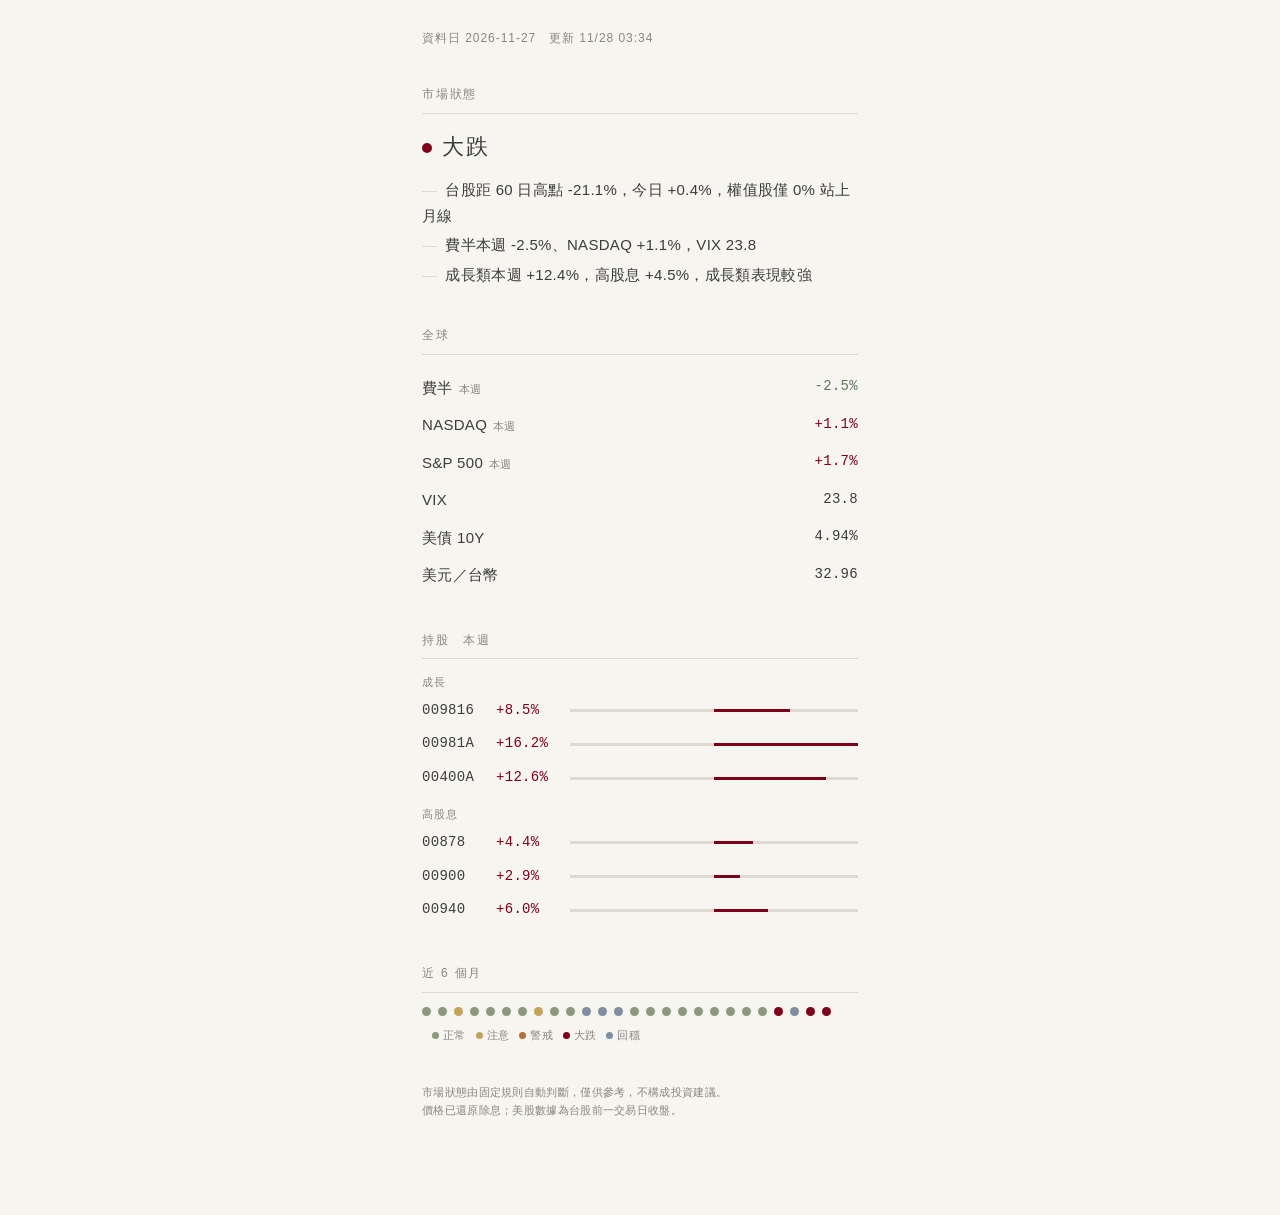
<file: site/index.html>
<!doctype html>
<html lang="zh-Hant">
<head>
<meta charset="utf-8">
<meta name="viewport" content="width=device-width, initial-scale=1">
<meta name="theme-color" content="#f7f5f0">
<title>市場觀測</title>
<link rel="stylesheet" href="style.css">
</head>
<body>
<main id="app"><div class="meta">載入中</div></main>
<script src="render.js"></script>
<script>
fetch("data/market.json", { cache: "no-store" })
  .then(function (r) { if (!r.ok) throw new Error(r.status); return r.json(); })
  .then(function (m) {
    document.getElementById("app").innerHTML =
      renderMeta(m) + renderMarketState(m) + renderGlobal(m) + renderHoldingsWeek(m) + renderHistory(m) +
      '<p class="note">市場狀態由固定規則自動判斷，僅供參考，不構成投資建議。<br>' +
      "價格已還原除息；美股數據為台股前一交易日收盤。</p>";
  })
  .catch(function (e) {
    document.getElementById("app").innerHTML = '<p class="err">資料載入失敗（' + e.message + "）</p>";
  });
</script>
</body>
</html>
</file>
<file: site/style.css>
/* Quiet, paper-like theme: off-white, charcoal text, hairlines, lots of space. */
:root {
  --bg: #f7f5f0;
  --ink: #3c3c3c;
  --sub: #8a8580;
  --line: #ddd8d0;
  --accent: #7f0019;
  --lv0: #8a9a7b;
  --lv1: #c4a35a;
  --lv2: #b5713c;
  --lv3: #7f0019;
  --lv4: #7d8fa0;
  --up: #7f0019;     /* 台股習慣：漲紅 */
  --down: #5f7a5a;   /* 跌綠（低彩度） */
}
* { box-sizing: border-box; margin: 0; padding: 0; }
html { -webkit-text-size-adjust: 100%; }
body {
  background: var(--bg); color: var(--ink);
  font-family: -apple-system, "PingFang TC", "Noto Sans TC", "Microsoft JhengHei", sans-serif;
  font-weight: 300; font-size: 15px; line-height: 1.7; letter-spacing: .02em;
}
main { max-width: 480px; margin: 0 auto; padding: 28px 22px 96px; }
.meta { color: var(--sub); font-size: 12px; letter-spacing: .08em; }
section { margin-top: 36px; }
h2 {
  font-size: 12px; font-weight: 400; color: var(--sub); letter-spacing: .15em;
  padding-bottom: 8px; border-bottom: .5px solid var(--line); margin-bottom: 14px;
}
.num { font-variant-numeric: tabular-nums; font-family: "SF Mono", Menlo, Consolas, monospace; font-size: 14px; }
.state { display: flex; align-items: baseline; gap: 10px; margin-bottom: 10px; }
.state .dot { width: 10px; height: 10px; border-radius: 50%; display: inline-block; transform: translateY(-1px); }
.state .label { font-size: 22px; font-weight: 400; letter-spacing: .1em; }
.lines li { list-style: none; color: var(--ink); padding: 2px 0; }
.lines li::before { content: "—"; color: var(--line); margin-right: 8px; }
.row { display: flex; justify-content: space-between; align-items: center; padding: 6px 0; }
.row .k { color: var(--ink); }
.row .k small { color: var(--sub); font-size: 11px; margin-left: 6px; }
.up { color: var(--up); } .down { color: var(--down); } .flat { color: var(--sub); }
.bar-row { display: grid; grid-template-columns: 64px 64px 1fr; align-items: center; gap: 10px; padding: 5px 0; }
.bar { height: 3px; background: var(--line); position: relative; }
.bar i { position: absolute; top: 0; height: 3px; }
.group { color: var(--sub); font-size: 11px; letter-spacing: .1em; margin: 10px 0 2px; }
.dots { display: flex; flex-wrap: wrap; gap: 7px; }
.dots span { width: 9px; height: 9px; border-radius: 50%; }
.legend { color: var(--sub); font-size: 11px; margin-top: 10px; }
.legend b { display: inline-block; width: 7px; height: 7px; border-radius: 50%; margin: 0 4px 0 10px; }
.big { font-size: 26px; font-weight: 300; }
.action { border-left: 2px solid var(--accent); padding-left: 12px; }
.action.calm { border-color: var(--line); }
.note { color: var(--sub); font-size: 11px; margin-top: 40px; line-height: 1.6; }
.err { color: var(--accent); }
</file>
